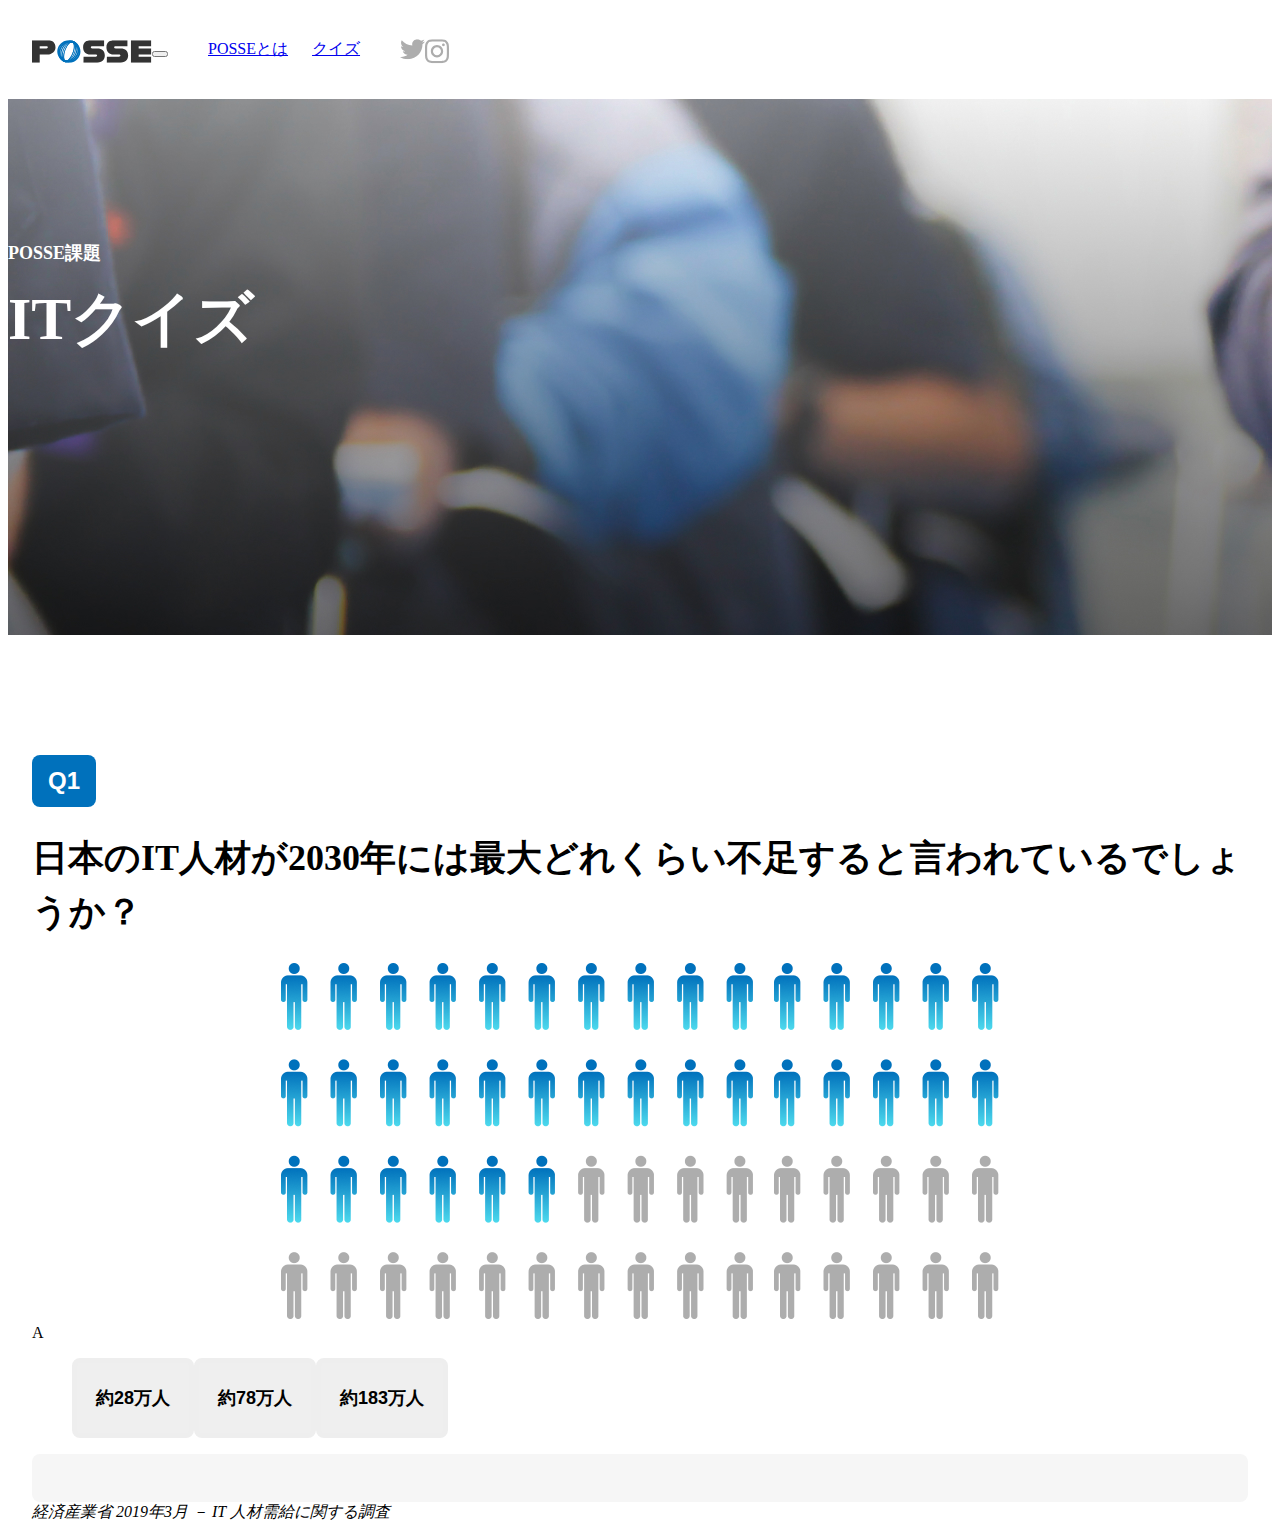
<file: quiz/index.html>
<!DOCTYPE html>
<html lang="ja">
<head>
  <meta charset="UTF-8">
  <meta http-equiv="X-UA-Compatible" content="IE=edge">
  <meta name="viewport" content="width=device-width, initial-scale=1.0">
  <title>Document</title>
  <link rel="stylesheet" href="style.css">

</head>
<body>
  <header id="is-header" class="l-header p-header">
    <div class="p-header_logo"><img src="./img/logo.svg" alt="posse"></div>
    <button class="p-header_botton" id="js-headerbotton"> </button>
    <div class="p-header__inner">
      <nav class="p-header_nav">
        <ul class="p-header__nav__list">
          <li class="p-header-nav-item">
            <a href="https://posse-ap.github.io/sample-ph1-website/" class="headerpossetop">POSSEとは</a>
          </li>
          <li class="p-header-nav-item">
            <a href="https://posse-ap.github.io/sample-ph1-website/quiz/" class="headerquiztop">クイズ</a>
          </li>
        </ul>
      </nav>

      <ul class="p-header_sns p-sns">
       <li class="p-sns__item">
          <a href="https://twitter.com/posse_program" class="headertwittertop">
            <img src="./img/icon/icon-twitter.svg" alt="twitter">
          </a>
          </li>
          <li class="p-sns__item">
            <a href="https://www.instagram.com/posse_programming/"class="headerinstagramtop">
              <img src="./img/icon/icon-instagram.svg" alt="icon-instagram">
            </a>
          </li>
        </ul>
      </nav>
    </div>
  </header>

  <main>
    <section class="p-back-photo">
      <div class="l-container">
        <h1 class="l-container-title">
          <span class="p-hero-title">POSSE課題</span>
          <span class="p-hero-bigtitle">ITクイズ</span>
        </h1>
      </div>
    </section>
    <div class="quiz-container">
      <section class="quiz-1">
        <div class="quiz-1-question">
          <h3 class="q-image-quiz-text">
            <span class="q-a-label">Q1</span>
            <span class="q-text">日本のIT人材が2030年には最大どれくらい不足すると言われているでしょうか？</span>
          </h3>
          <figure class="quiz-1-question-figure">
            <img src="./img/quiz/img-quiz01.png" alt="quiz-1-question-figure">
          </figure>
          <div class="quiz-1-answer">
            <span class="quiz-1-answer-span">A</span>
            <ul class="quiz-1-answer-list">
              <li id="answer-1-1" class="quiz-1-answer-item"><button class="p-quiz-box__answer__button">約28万人<i class="u-icon__arrow"></i></button></li>
              <li class="quiz-1-answer-item"><button class="p-quiz-box__answer__button">約78万人<i class="u-icon__arrow"></i></button></li>
              <li class="quiz-1-answer-item"><button class="p-quiz-box__answer__button">約183万人<i class="u-icon__arrow"></i></button></li>
            </ul>
          </div>
          <cite class="quiz-1-cite">
            <i class="u-icon-note"></i>
            経済産業省 2019年3月 － IT 人材需給に関する調査
          </cite>
        </div>
      </section>
      <!-- <section class="quiz-1">
        <div class="quiz-1-question">
          <h3 class="q-image-quiz-text">
            <span class="q-a-label">Q2</span>
            <span class="q-text">既存業界のビジネスと、先進的なテクノロジーを結びつけて生まれた、新しいビジネスのことをなんと言うでしょう？
            </span>
          </h3>
          <figure class="quiz-1-question-figure">
            <img src="./img/quiz/img-quiz02.png" alt="quiz-2-question-figure">
          </figure>
          <div class="quiz-1-answer">
            <span class="quiz-1-answer-span">A</span>
            <ul class="quiz-1-answer-list">
              <li class="quiz-1-answer-item"></li>
              <li class="quiz-1-answer-item"></li>
              <li class="quiz-1-answer-item"></li>
            </ul>
          </div>
          <cite class="quiz-1-cite">
            <i class="u-icon-note"></i>
            
          </cite>
        </div>
      </section>
      <section class="quiz-1">
        <div class="quiz-1-question">
          <h3 class="q-image-quiz-text">
            <span class="q-a-label">Q3</span>
            <span class="q-text">IoTとは何の略でしょう？
            </span>
          </h3>
          <figure class="quiz-1-question-figure">
            <img src="./img/quiz/img-quiz03.png" alt="quiz-2-question-figure">
          </figure>
          <div class="quiz-1-answer">
            <span class="quiz-1-answer-span">A</span>
            <ul class="quiz-1-answer-list">
              <li class="quiz-1-answer-item"></li>
              <li class="quiz-1-answer-item"></li>
              <li class="quiz-1-answer-item"></li>
            </ul>
          </div>
          <cite class="quiz-1-cite">
            <i class="u-icon-note"></i>
            
          </cite>
        </div>
      </section>
      <section class="quiz-1">
        <div class="quiz-1-question">
          <h3 class="q-image-quiz-text">
            <span class="q-a-label">Q4</span>
            <span class="q-text">イギリスのコンピューター科学者であるギャビン・ウッド氏が提唱した、ブロックチェーン技術を活用した「次世代分散型インターネット」のことをなんと言うでしょう
            </span>
          </h3>
          <figure class="quiz-1-question-figure">
            <img src="./img/quiz/img-quiz04.png" alt="quiz-2-question-figure">
          </figure>
          <div class="quiz-1-answer">
            <span class="quiz-1-answer-span">A</span>
            <ul class="quiz-1-answer-list">
              <li class="quiz-1-answer-item"></li>
              <li class="quiz-1-answer-item"></li>
              <li class="quiz-1-answer-item"></li>
            </ul>
          </div>
          <cite class="quiz-1-cite">
            <i class="u-icon-note"></i>
            
          </cite>
        </div>
      </section>
      <section class="quiz-1">
        <div class="quiz-1-question">
          <h3 class="q-image-quiz-text">
            <span class="q-a-label">Q5</span>
            <span class="q-text">イギリスのコンピューター科学者であるギャビン・ウッド氏が提唱した、ブロックチェーン技術を活用した「次世代分散型インターネット」のことをなんと言うでしょう？
            </span>
          </h3>
          <figure class="quiz-1-question-figure">
            <img src="./img/quiz/img-quiz05.png" alt="quiz-2-question-figure">
          </figure>
          <div class="quiz-1-answer">
            <span class="quiz-1-answer-span">A</span>
            <ul class="quiz-1-answer-list">
              <li class="quiz-1-answer-item"></li>
              <li class="quiz-1-answer-item"></li>
              <li class="quiz-1-answer-item"></li>
            </ul>
          </div>
          <cite class="quiz-1-cite">
            <i class="u-icon-note"></i>
            
          </cite>
        </div>
      </section>
      <section class="quiz-1">
        <div class="quiz-1-question">
          <h3 class="q-image-quiz-text">
            <span class="q-a-label">06</span>
            <span class="q-text">先進テクノロジー活用企業と出遅れた企業の収益性の差はどれくらいあると言われているでしょうか?
            </span>
          </h3>
          <figure class="quiz-1-question-figure">
            <img src="./img/quiz/img-quiz06.png" alt="quiz-2-question-figure">
          </figure>
          <div class="quiz-1-answer">
            <span class="quiz-1-answer-span">A</span>
            <ul class="quiz-1-answer-list">
              <li class="quiz-1-answer-item"></li>
              <li class="quiz-1-answer-item"></li>
              <li class="quiz-1-answer-item"></li>
            </ul>
          </div>
          <cite class="quiz-1-cite">
            <i class="u-icon-note"></i>
            
          </cite>
        </div>
      </section> -->
    </div>
  </main>
  <script src="./script.js"></script>
</body>
</html>
</file>
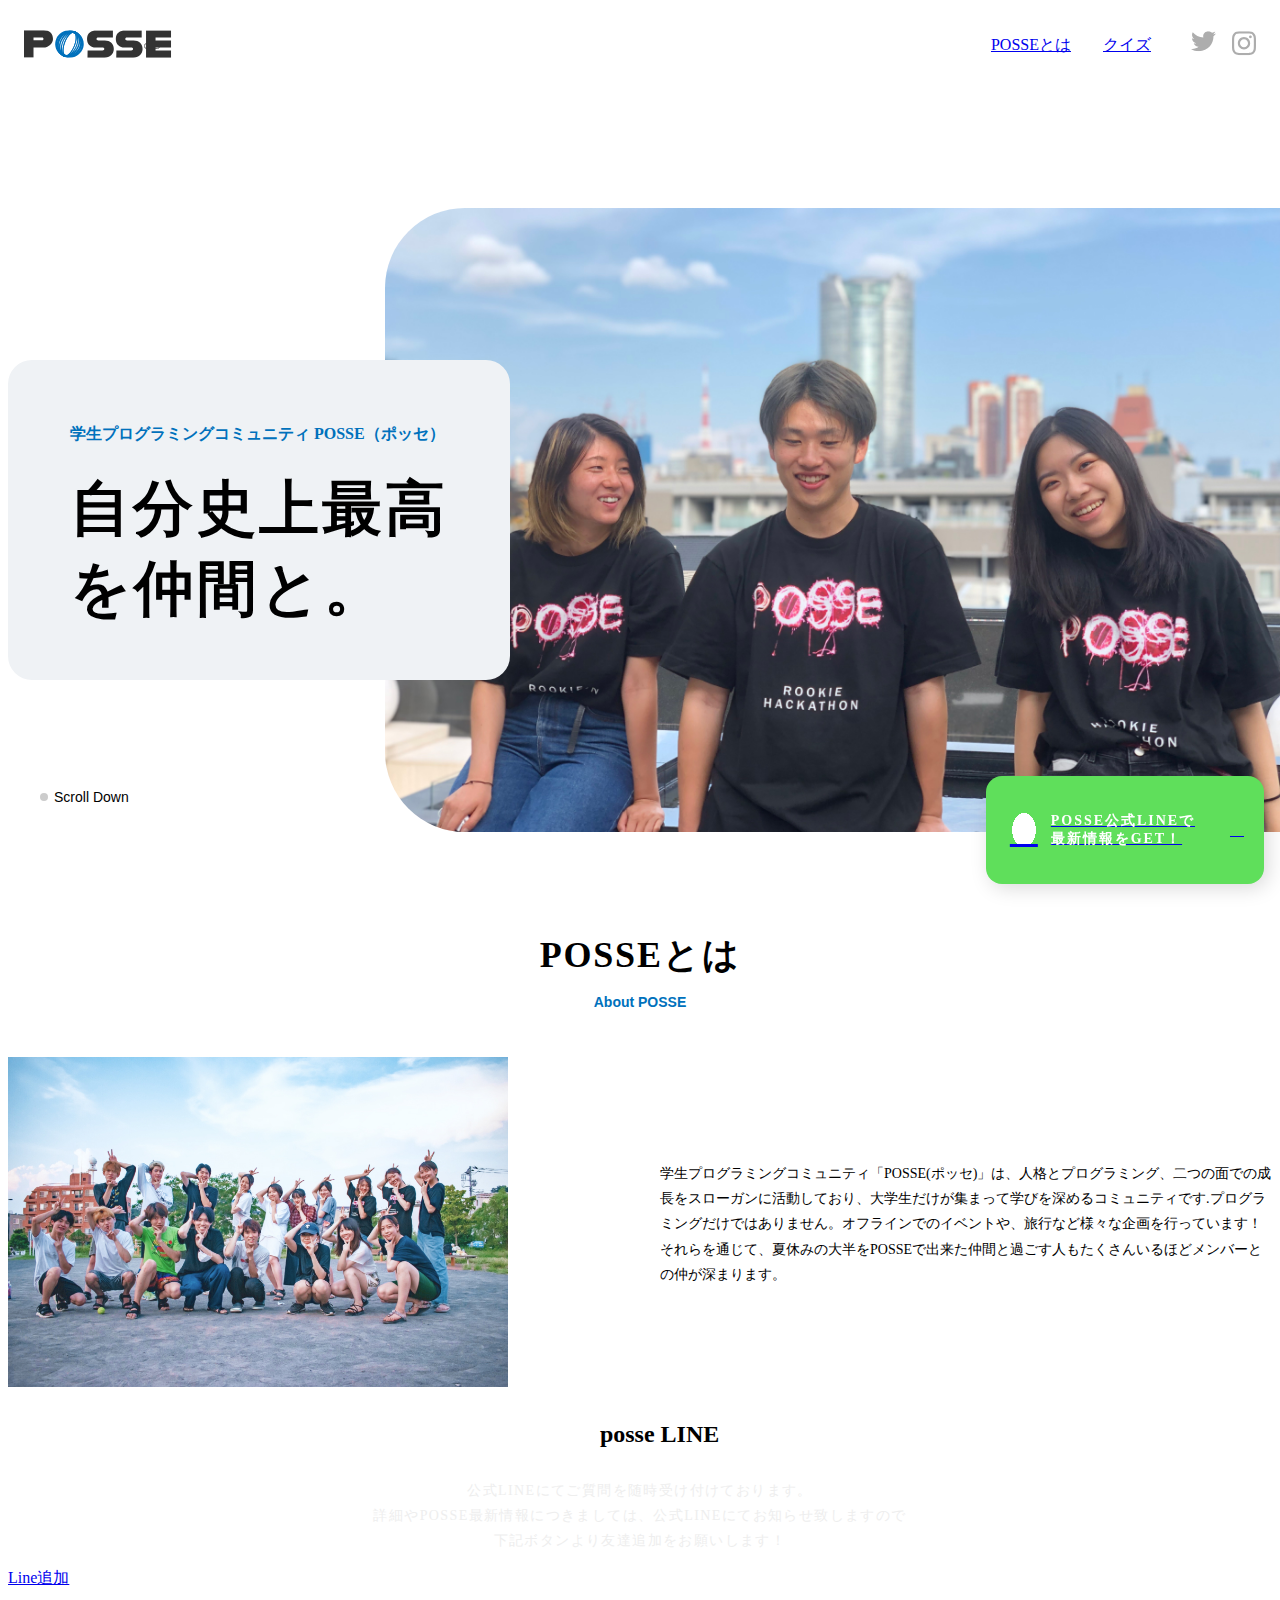
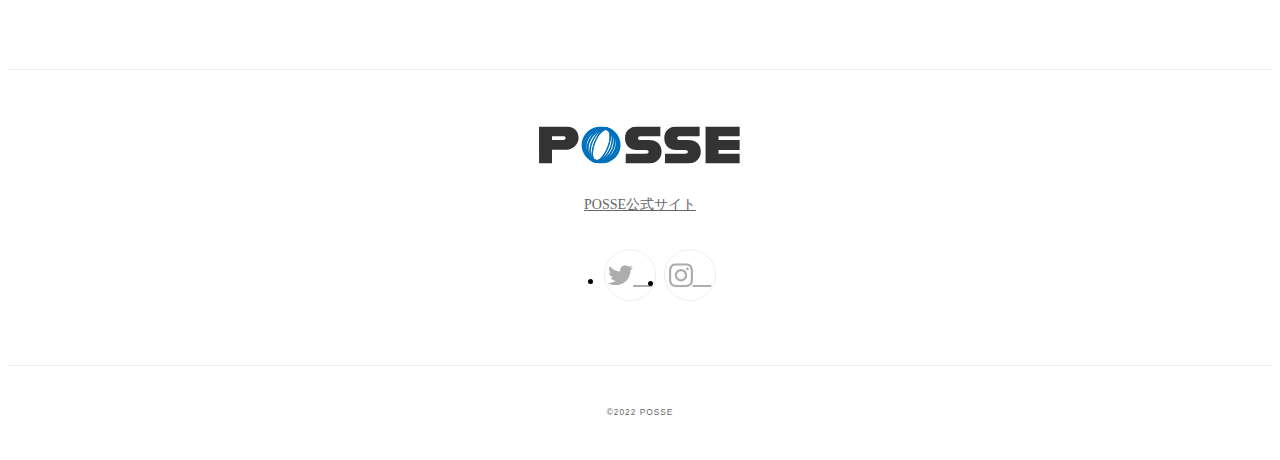
<file: top/index.html>
<!DOCTYPE html>
<html lang="ja">
<head>
  <meta charset="UTF-8">
  <meta http-equiv="X-UA-Compatible" content="IE=edge">
  <meta name="viewport" content="width=device-width, initial-scale=1.0">
  <title>posse はじめてのweb作成</title>
  <link rel="stylesheet" href="style.css">
  <link rel="preconnect" href="https://fonts.geogleapis.com">
  <link rel="preconnect" href="https://gstatic.com" crossorigin>







</head>

<body>
  <header id="is-header" class="l-header p-header">
    <div class="p-header_logo"><img src="./img/logo.svg" alt="posse"></div>
    <button class="p-header_botton" id="js-headerbotton"> </button>
    <div class="p-header__inner">
      <nav class="p-header_nav">
        <ul class="p-header__nav__list">
          <li class="p-header-nav-item">
            <a href="https://posse-ap.github.io/sample-ph1-website/" class="headerpossetop">POSSEとは</a>
          </li>
          <li class="p-header-nav-item">
            <a href="https://posse-ap.github.io/sample-ph1-website/quiz/" class="headerquiztop">クイズ</a>
          </li>
        </ul>
      </nav>








      <ul class="p-header_sns p-sns">
       <li class="p-sns__item">
          <a href="https://twitter.com/posse_program" class="headertwittertop">
            <img src="./img/icon/icon-twitter.svg" alt="twitter">
          </a>
          </li>
          <li class="p-sns__item">
            <a href="https://www.instagram.com/posse_programming/"class="headerinstagramtop">
              <img src="./img/icon/icon-instagram.svg" alt="icon-instagram">
            </a>
          </li>
        </ul>
      </nav>
    </div>
  </header>
  
  <main class="l_main">
      <section class="p-top-hero">
        <div class="p-top-hero__inner">
          <div class="p-top-hero__body">
            <h1 class="p-top-hero__body__title">学生プログラミングコミュニティ POSSE（ポッセ）</h1>
            <span class="p-top-hero__body__catchcopy">自分史上最高<br>を仲間と。</span>
          </div>
          <picture class="p-top-hero__image">
            <img src="./img/img-hero.jpg" alt="自分以上最高の仲間">
          </picture>
          <div class="p-top-hero__scroll">Scroll Down</div>
        </div>
      </section>


    <div class="p-top-container">
      <section class="l-section p-top-aboaut">
        <div class="posse_about">
          <h2 class="p-heading">
            POSSEとは<span class="p-heading__caption" lang="en" aria-hidden="true">About POSSE</span>
          </h2>
          <div class="p-top-about__body">
            <picture class="img_posseabout_photo">
              <img src="./img/img-about.jpg" alt="POSSEメンバー集合写真" width="500px">
            </picture>
            <div class="p-top-about__content">
              <p>学生プログラミングコミュニティ「POSSE(ポッセ)」は、人格とプログラミング、二つの面での成長をスローガンに活動しており、大学生だけが集まって学びを深めるコミュニティです.プログラミングだけではありません。オフラインでのイベントや、旅行など様々な企画を行っています！
               それらを通じて、夏休みの大半をPOSSEで出来た仲間と過ごす人もたくさんいるほどメンバーとの仲が深まります。
              </p>
            </div>
          </div>
        </div>
      </section>
    </div>
  </main>



    <div class="p_line">
      <div class="l_container">
        <div class="p-line_body">
          <div class="p-_body-inner">
            <h2 class="p-heading-light p-line__title"><i class="u-icon__line"></i>posse LINE</h2>
            <div class="p-line__content">
              <p>公式LINEにてご質問を随時受け付けております。<br>詳細やPOSSE最新情報につきましては、公式LINEにてお知らせ致しますので<br>下記ボタンより友達追加をお願いします！</p>
            </div>
            <div class="p-line__fotter">
                <a href="https://line.me/R/ti/p/@651htnqp?from=page" target="_blank" rel="noopener noreferrer" class="posse_line-botttom">Line追加</a> 
            </div>
          </div>
        </div>
      </div>
    </div>



    <footer class="l-footer p-footer">
      <div class="p-fixedLine">
        <a href="https://line.me/R/ti/p/@651htnqp?from=page" target="_blank" rel="noopener noreferrer"
          class="p-fixedLine__link">
          <i class="u-icon__line"></i>
          <p class="p-fixedLine__link__text"><span class="u-sp-hidden">POSSE</span>公式LINEで<br>最新情報をGET！</p>
          <i class="u-icon__link"></i>
        </a>
      </div>
      <div class="l-footer__inner">
        <div class="p-footer__siteinfo">
          <span class="p-footer__logo">
            <img src="./img/logo.svg" alt="POSSE">
          </span>
          <a href="https://posse-ap.com/" target="_blank" rel="noopener noreferrer"
            class="p-footer__siteinfo__link">POSSE公式サイト</a>
        </div>
        <div class="p-footer__sns">
          <ul class="p-sns__list p-footer__sns__list">
            <li class="p-sns__item">
              <a href="https://twitter.com/posse_program" target="_blank" rel="noopener noreferrer"
                class="p-sns__item__link" aria-label="Twitter">
                <img src="./img/icon/icon-twitter.svg" alt="twitter">
                <i class="u-icon__twitter"></i>
              </a>
            </li>
            <li class="p-sns__item">
              <a href="https://www.instagram.com/posse_progSramming/" target="_blank" rel="noopener noreferrer"
                class="p-sns__item__link" aria-label="instagram"><img src="./img/icon/icon-instagram.svg" alt="icon-instagram">
                <i class="u-icon__instagram"></i>
              </a>
            </li>
          </ul>
        </div>
      </div>
      <div class="p-footer__copyright">
        <small lang="en">©︎2022 POSSE</small>
      </div>
    </footer>
</body>
</html>
</file>
<file: quiz/style.css>
.p-header {
  align-items: center;
  background-color: #fff;
  display: flex;
  padding: 15px 24px;
}
.p-header_logo {
  position: relative;
  width: 120px;
  z-index: 100;
}
.p-header__button {
  height: 40px;
  position: fixed;
  right: 19px;
  top: 8px;
  width: 40px;
  z-index: 1000;
}
.p-header__button::before, .p-header__button::after {
  background-color: #333;
  content: "";
  display: block;
  height: 1px;
  left: 50%;
  position: absolute;
  transition: transform 0.4s, top 0.4s;
  width: 34px;
}
.p-header__button::after {
  top: 27px;
  transform: translate(-50%, 0);
}
.p-header.is-open .p-header__button::before {
  top: 50%;
  transform: translate(-50%, -50%) rotate(45deg);
}
.p-header.is-open .p-header__button::after {
  top: 50%;
  transform: translate(-50%, -50%) rotate(-45deg);
}
.p-header__inner {
  display: flex;
}
.p-header__nav__list {
  display: flex;
  gap: 24px;
  list-style-type: none;
}

.p-header__nav__item__link {
  color: #333;
  font-size: 24px;
  font-weight: bold;
  letter-spacing: 0.05em;
  line-height: 1.5;
}
.p-header__official {
  align-items: center;
  display: flex;
  flex-direction: column;
  gap: 24px;
  margin-top: auto;
}
.p-header__official__link--line {
  background-color: #5FDF5B;
  border-radius: 5em;
  color: #fff;
  display: block;
  font-size: 14px;
  font-weight: bold;
  letter-spacing: 0.1em;
  padding: 16px;
  position: relative;
  text-align: center;
  width: 100%;
}
.p-header__official__link--line .u-icon__line {
  font-size: 28px;
  margin-right: 8px;
  vertical-align: middle;
}
.p-header__official__link--line .u-icon__link {
  font-size: 18px;
  position: absolute;
  right: 20px;
  top: 50%;
  transform: translate(0, -50%);
}
.p-header__official__link--website {
  color: #666;
  font-size: 14px;
  line-height: 1.8;
}
.p-header__official__link--website .u-icon__link {
  font-size: 14px;
  margin-left: 6px;
}
.p-back-photo{
background-image: url("./img/quiz/bg-hero.jpg");
margin: auto;
height: 350px;
padding: 110px 0 76px;
}
.quiz-1-question{
  padding: 0 24px
}
.l-container-title{
  color: #fff;
  font-weight: bold;
}

.p-hero-title{
  font-size: 18px;
}
.p-hero-bigtitle{
  display: block;
  font-size: 60px;
  margin-top: 12px;
}
.quiz-container{
  margin-top: 120px;
}
.q-a-label{
  background-color: #0071bc;
    border-radius: 8px;
    color: #fff;
    display: inline-block;
    font-family: "Plus Jakarta Sans", "Noto Sans JP", sans-serif;
    font-size: 24px;
    font-weight: bold;
    line-height: 1.5;
    padding: 8px 16px;
}
.q-text{
  display: block;
  font-weight: bold;
  font-size: 36px;
  line-height: 1.5;
  margin-top: 24px;
}
.quiz-1-question-figure{
  margin: 24px auto 0;
  max-width: 718px;
}
img{
  max-width: 100%;
}
.u-icon-note{
  align-items: center;
  background-color: #f6f6f6;
  border-radius: 8px;
  display: block;
  display: flex;
  font-size: 14px;
  font-style: normal;
  font-weight: bold;
  gap: 16px;
  line-height: 1.8;
  margin-top: 16px;
  padding: 24px;
}
ul{
  list-style: none;
  display: flex;
}

.p-quiz-box__answer__button {
  align-items: center;
  border: solid 4px #eee;
  border-radius: 8px;
  display: flex;
  font-size: 14px;
  font-weight: bold;
  line-height: 1.8;
  padding: 16px;
  text-align: left;
  width: 100%;
  border-width: 5px;
  font-size: 18px;
  padding: 19px;
}
/* .u-icon__allow{
  content: ;
} */
</file>
<file: top/style.css>
.l_main {
  padding-top: 200px;
}

.l-container {
  margin: 0 auto;
  max-width: 1032px;
  padding: 0 16px;
  width: 100%;
}

.l-header {
  left: 0;
  position: fixed;
  right: 0;
  top: 0;
  z-index: 1000;
}

.l-footer {
  border-top: solid 1px #eee;
}
.l-footer__inner {
  padding: 56px 24px 32px;
}

.p-header {
  align-items: center;
  background-color: #fff;
  display: flex;
  padding: 15px 24px;
}
.p-header_logo {
  position: relative;
  width: 120px;
  z-index: 100;
}
.p-header__button {
  height: 40px;
  position: fixed;
  right: 19px;
  top: 8px;
  width: 40px;
  z-index: 1000;
}
.p-header__button::before, .p-header__button::after {
  background-color: #333;
  content: "";
  display: block;
  height: 1px;
  left: 50%;
  position: absolute;
  transition: transform 0.4s, top 0.4s;
  width: 34px;
}
.p-header__button::after {
  top: 27px;
  transform: translate(-50%, 0);
}
.p-header.is-open .p-header__button::before {
  top: 50%;
  transform: translate(-50%, -50%) rotate(45deg);
}
.p-header.is-open .p-header__button::after {
  top: 50%;
  transform: translate(-50%, -50%) rotate(-45deg);
}
.p-header__inner {
  display: flex;
}
.p-header__nav__list {
  display: flex;
  gap: 24px;
  list-style-type: none;
}

.p-header__nav__item__link {
  color: #333;
  font-size: 24px;
  font-weight: bold;
  letter-spacing: 0.05em;
  line-height: 1.5;
}
.p-header__official {
  align-items: center;
  display: flex;
  flex-direction: column;
  gap: 24px;
  margin-top: auto;
}
.p-header__official__link--line {
  background-color: #5FDF5B;
  border-radius: 5em;
  color: #fff;
  display: block;
  font-size: 14px;
  font-weight: bold;
  letter-spacing: 0.1em;
  padding: 16px;
  position: relative;
  text-align: center;
  width: 100%;
}
.p-header__official__link--line .u-icon__line {
  font-size: 28px;
  margin-right: 8px;
  vertical-align: middle;
}
.p-header__official__link--line .u-icon__link {
  font-size: 18px;
  position: absolute;
  right: 20px;
  top: 50%;
  transform: translate(0, -50%);
}
.p-header__official__link--website {
  color: #666;
  font-size: 14px;
  line-height: 1.8;
}
.p-header__official__link--website .u-icon__link {
  font-size: 14px;
  margin-left: 6px;
}

.p-footer {
  margin-top: 72px;
  text-align: center;
}
.p-footer__logo {
  display: block;
  margin: 0 auto;
  width: 164px;
}
.p-footer__logo img {
  width: 100%;
}
.p-footer__siteinfo__link {
  color: #666;
  display: inline-block;
  font-size: 14px;
  line-height: 1.8;
  margin-top: 24px;
}
.p-footer__sns__list {
  display: flex;
  gap: 8px;
  justify-content: center;
  margin-top: 24px;
}
.p-footer__copyright {
  border-top: solid 1px #eee;
  color: #666;
  font-family: "Plus Jakarta Sans", "Noto Sans JP", sans-serif;
  font-size: 10px;
  letter-spacing: 0.1em;
  line-height: 1.3;
  padding: 32px 24px;
}

.p-fixedLine {
  bottom: 0;
  position: fixed;
  right: 0;
}
.p-fixedLine__link {
  align-items: center;
  background-color: #5FDF5B;
  display: flex;
  padding: 10px;
}
.p-fixedLine__link .u-icon__line {
  font-size: 28px;
}
.p-fixedLine__link .u-icon__link {
  color: #fff;
  font-size: 18px;
}
.p-fixedLine__link__text {
  color: #fff;
  font-size: 14px;
  font-weight: bold;
  letter-spacing: 0.14em;
  line-height: 1.3;
  text-align: left;
}

.p-heading {
  font-size: 24px;
  font-weight: bold;
  line-height: 1.8;
  text-align: center;
}
.p-heading.-light {
  color: #fff;
}
.p-heading__caption {
  color: #0071bc;
  display: block;
  font-family: "Plus Jakarta Sans", "Noto Sans JP", sans-serif;
  font-size: 14px;
  letter-spacing: initial;
  line-height: 1.8;
  margin-top: 4px;
}

.p-hero {
  padding: 60px 16px 32px;
}
.p-hero__title {
  color: #fff;
  font-weight: bold;
}
.p-hero__title__label {
  font-size: 14px;
  line-height: 1.8;
}
.p-hero__title__inline {
  display: block;
  font-size: 28px;
  line-height: 1.5;
}

.p-sns {
  display: flex;
  gap: 16px;
  list-style-type: none;
}
.p-sns__item__link {
  align-items: center;
  border: solid 1px #eee;
  border-radius: 50%;
  color: #adadad;
  display: inline-flex;
  font-size: 24px;
  height: 50px;
  justify-content: center;
  width: 50px;
}

.p-line {
  margin-top: 64px;
}
.p-line__body {
  background: url(../img/bg-line.jpg) center center/cover;
  border-radius: 28px;
  overflow: hidden;
  padding: 42px 24px;
  position: relative;
}
.p-line__body::before {
  background-color: rgba(0, 113, 188, 0.9);
  content: "";
  height: 100%;
  left: 0;
  position: absolute;
  top: 0;
  width: 100%;
}
.p-line__body__inner {
  position: relative;
}
.p-line__title {
  align-items: center;
  display: flex;
  gap: 4px;
  justify-content: center;
}
.p-line__title .u-icon__line {
  font-size: 40px;
}
.p-line__content {
  color: #eee;
  font-size: 14px;
  letter-spacing: 0.1em;
  line-height: 1.6;
  margin-top: 8px;
}
.p-line__footer {
  margin-top: 34px;
  text-align: center;
}
.p-line__button {
  background-color: #fff;
  border-radius: 50px;
  color: #333;
  display: inline-block;
  font-size: 14px;
  font-weight: bold;
  letter-spacing: 0.1em;
  line-height: 1.8;
  max-width: 320px;
  padding: 12px;
  position: relative;
  width: 100%;
}
.p-line__button .u-icon__link {
  position: absolute;
  right: 20px;
  top: 50%;
  transform: translate(0, -50%);
}

.p-top-container {
  margin-top: 64px;
}

.p-top-hero__inner {
  display: flex;
  margin: 0 auto;
  max-width: 1280px;
  position: relative;
}
.p-top-hero__body {
  -ms-grid-row-align: center;
      align-self: center;
  background-color: #eff2f5;
  border-radius: 20px;
  display: inline-block;
  padding: 20px 11px 20px 24px;
  position: relative;
  white-space: nowrap;
}
.p-top-hero__body__title {
  color: #0071bc;
  font-size: 12px;
  font-weight: bold;
  line-height: 1.8;
}
.p-top-hero__body__catchcopy {
  display: inline-block;
  font-size: 28px;
  font-weight: bold;
  line-height: 1.5;
  margin-top: 6px;
}
.p-top-hero__image {
  display: block;
  max-height: 275px;
  overflow: hidden;
}
.p-top-hero__image img {
  -o-object-fit: cover;
  display: block;
  height: 100%;
     object-fit: cover;
  width: 100%;
}
.p-top-hero__scroll {
  align-items: center;
  bottom: 24px;
  display: inline-flex;
  font-family: "Plus Jakarta Sans", "Noto Sans JP", sans-serif;
  font-size: 14px;
  gap: 6px;
  left: 32px;
  line-height: 1.5;
  position: absolute;
}
.p-top-hero__scroll::before {
  background-color: #ccc;
  border-radius: 8px;
  content: "";
  display: inline-block;
  height: 8px;
  width: 8px;
}

.p-top-about__body {
  align-items: center;
  display: -ms-grid;
  display: grid;
  gap: 16px;
  margin-top: 22px;
}
.img_posseabout_photo{
  max-width: 100%;
}
.p-top-about__image {
  border-radius: 16px;
  overflow: hidden;
}
.p-top-about__content {
  font-size: 14px;
  line-height: 1.8;
}

.p-quiz-hero {
  background: url(../img/quiz/sp/bg-hero.jpg) center center/cover;
}

.p-quiz-container {
  margin-top: 48px;
}

.p-quiz-box:not(:first-of-type) {
  margin-top: 80px;
}
.p-quiz-box__label {
  background-color: #0071bc;
  border-radius: 8px;
  color: #fff;
  display: inline-block;
  font-family: "Plus Jakarta Sans", "Noto Sans JP", sans-serif;
  font-size: 24px;
  font-weight: bold;
  line-height: 1.5;
  padding: 8px 16px;
}
.p-quiz-box__label--accent {
  background-color: #e34e70;
}
.p-quiz-box__question__title__text {
  display: block;
  font-size: 18px;
  font-weight: bold;
  line-height: 1.8;
  margin-top: 16px;
}
.p-quiz-box__question__image {
  margin: 24px auto 0;
  max-width: 718px;
}
.p-quiz-box__answer {
  margin-top: 32px;
}
.p-quiz-box__answer__list {
  display: -ms-grid;
  display: grid;
  gap: 8px;
  margin-top: 16px;
}
.p-quiz-box__answer__button {
  align-items: center;
  border: solid 4px #eee;
  border-radius: 8px;
  display: flex;
  font-size: 14px;
  font-weight: bold;
  line-height: 1.8;
  padding: 16px;
  text-align: left;
  width: 100%;
}
.p-quiz-box__answer__button .u-icon__arrow {
  font-size: 12px;
  margin-left: auto;
}
.p-quiz-box__answer__button:disabled .u-icon__arrow {
  display: none;
}
.p-quiz-box__answer__button.is-selected {
  background-color: #eff2f5;
  border-color: #0071bc;
}
.p-quiz-box__answer__button.is-selected .u-icon__arrow {
  display: none;
}
.p-quiz-box__note {
  align-items: center;
  background-color: #f6f6f6;
  border-radius: 8px;
  display: block;
  display: flex;
  font-size: 14px;
  font-style: normal;
  font-weight: bold;
  gap: 16px;
  line-height: 1.8;
  margin-top: 16px;
  padding: 24px;
}
.p-quiz-box__answer__correct {
  background-color: #fff2f5;
  border-radius: 8px;
  display: none;
  margin-top: 16px;
  padding: 24px 40px;
}
.p-quiz-box__answer__correct.is-correct {
  display: block;
}
.p-quiz-box__answer__correct.is-incorrect {
  background-color: #eff2f5;
  display: block;
}
.p-quiz-box__answer__correct__title {
  font-size: 24px;
  font-weight: bold;
  letter-spacing: 0.05em;
  line-height: 1.5;
}
.is-correct .p-quiz-box__answer__correct__title {
  color: #e34e70;
}
.is-incorrect .p-quiz-box__answer__correct__title {
  color: #0071bc;
}
.p-quiz-box__answer__correct__content {
  align-items: baseline;
  display: flex;
  font-size: 18px;
  font-weight: bold;
  gap: 18px;
  line-height: 1.8;
  margin-top: 16px;
}
.p-quiz-box__answer__correct__content__label {
  font-family: "Plus Jakarta Sans", "Noto Sans JP", sans-serif;
  font-size: 24px;
}

.u-icon__link:before {
  content: "\e901";
}
.u-icon__note:before {
  content: "\e902";
}
.u-icon__arrow:before {
  content: "\e903";
}
.u-icon__line:before {
  background: radial-gradient(#fff 60%, transparent 60%);
  color: #00c300;
  content: "\e900";
}
.u-icon__instagram:before {
  content: "\ea92";
}
.u-icon__twitter:before {
  content: "\ea96";
}
@media not all and (min-width: 768px) {
  .p-header__inner {
    background-color: #fff;
    flex-direction: column;
    inset: 0;
    opacity: 0;
    padding: 136px 16px 40px;
    position: fixed;
    transition: opacity 0.4s, visibility 0.4s;
    visibility: hidden;
  }
  .p-header.is-open .p-header__inner {
    opacity: 1;
    visibility: visible;
  }
  .p-header__nav__list {
    align-items: center;
    flex-direction: column;
  }
  .p-header__sns {
    justify-content: center;
    margin-top: 20px;
  }
  .p-fixedLine {
    left: 0;
  }
  .p-fixedLine__link {
    gap: 8px;
    justify-content: center;
  }
  .p-fixedLine__link__text br {
    display: none;
  }
  .p-line__title {
    flex-direction: column;
  }
  .p-top-hero__inner {
    flex-direction: column-reverse;
  }
  .p-top-hero__body {
    margin-top: -25px;
  }
  .p-top-hero__body__catchcopy br {
    display: none;
  }
  .p-top-hero__scroll {
    display: none;
  }
  .p-quiz-box__note .u-icon__note {
    font-size: 17px;
  }
  .u-sp-hidden {
    display: none;
  }
}
@media screen and (min-width: 768px) {
  .l-main {
    padding-top: 80px;
  }
  .l-container {
    padding: 0 24px;
  }
  .l-footer__inner {
    padding: 56px 24px 48px;
  }
  .p-header__logo {
    width: 148px;
  }
  .p-header__button {
    display: none;
  }
  .p-header__inner {
    align-items: center;
    margin-left: auto;
  }
  .p-header__nav__list {
    gap: 32px;
  }
  .p-header__nav__item__link {
    color: #666;
    font-size: 14px;
    letter-spacing: 0.1em;
  }
  .p-header__official {
    display: none;
  }
  .p-header__sns {
    margin-left: 32px;
  }
  .p-footer {
    margin-top: 80px;
  }
  .p-footer__logo {
    width: 202px;
  }
  .p-footer__sns__list {
    margin-top: 32px;
  }
  .p-footer__copyright {
    line-height: 1.5;
    padding: 38px 24px 33px;
  }
  .p-fixedLine {
    bottom: 16px;
    right: 16px;
  }
  .p-fixedLine__link {
    border-radius: 16px;
    box-shadow: 4px 4px 20px rgba(0, 0, 0, 0.15);
    padding: 22px 20px 22px 24px;
  }
  .p-fixedLine__link .u-icon__line {
    font-size: 36px;
  }
  .p-fixedLine__link .u-icon__link {
    margin-left: 35px;
  }
  .p-fixedLine__link__text {
    margin-left: 13px;
  }
  .p-heading {
    font-size: 36px;
    letter-spacing: 0.05em;
    line-height: 1.5;
  }
  .p-heading__caption {
    margin-top: 8px;
  }
  .p-hero {
    padding: 110px 0 76px;
  }
  .p-hero__title__label {
    font-size: 18px;
  }
  .p-hero__title__inline {
    font-size: 60px;
    margin-top: 12px;
  }
  .p-line {
    margin-top: 144px;
  }
  .p-line__body {
    border-radius: 56px;
    padding: 68px;
  }
  .p-line__title {
    gap: 8px;
  }
  .p-line__content {
    line-height: 1.8;
    margin-top: 16px;
    text-align: center;
  }
  .p-line__footer {
    margin-top: 16px;
  }
  .p-top-container {
    margin-top: 96px;
  }
  .p-top-hero__body {
    border-radius: 24px;
    padding: 50px 62px;
  }
  .p-top-hero__body__title {
    font-size: 16px;
  }
  .p-top-hero__body__catchcopy {
    font-size: 60px;
    letter-spacing: 0.05em;
    line-height: 1.3333;
    margin-top: 10px;
  }
  .p-top-hero__image {
    border-radius: 80px 0 0 80px;
    margin-left: -125px;
    margin-right: calc(50% - 50vw);
    max-height: 680px;
  }
  .p-top-about__body {
    -ms-grid-columns: (1fr)[2];
    gap: 40px;
    grid-template-columns: repeat(2, 1fr);
    margin-top: 42px;
  }
  .p-quiz-hero {
    background-image: url(../img/quiz/bg-hero.jpg);
  }
  .p-quiz-container {
    margin-top: 120px;
  }
  .p-quiz-box:not(:first-of-type) {
    margin-top: 120px;
  }
  .p-quiz-box__label {
    font-size: 36px;
  }
  .p-quiz-box__question__title__text {
    font-size: 36px;
    line-height: 1.5;
    margin-top: 24px;
  }
  .p-quiz-box__question__image {
    margin-top: 64px;
  }
  .p-quiz-box__answer {
    margin-top: 64px;
  }
  .p-quiz-box__answer__list {
    -ms-grid-columns: (1fr)[3];
    gap: 24px;
    grid-template-columns: repeat(3, 1fr);
  }
  .p-quiz-box__answer__button {
    border-width: 5px;
    font-size: 18px;
    padding: 19px;
  }
  .p-quiz-box__answer__button .u-icon__arrow {
    font-size: 16px;
  }
  .p-quiz-box__note {
    font-size: 18px;
  }
  .u-sp-visible {
    display: none;
  }
}
</file>
